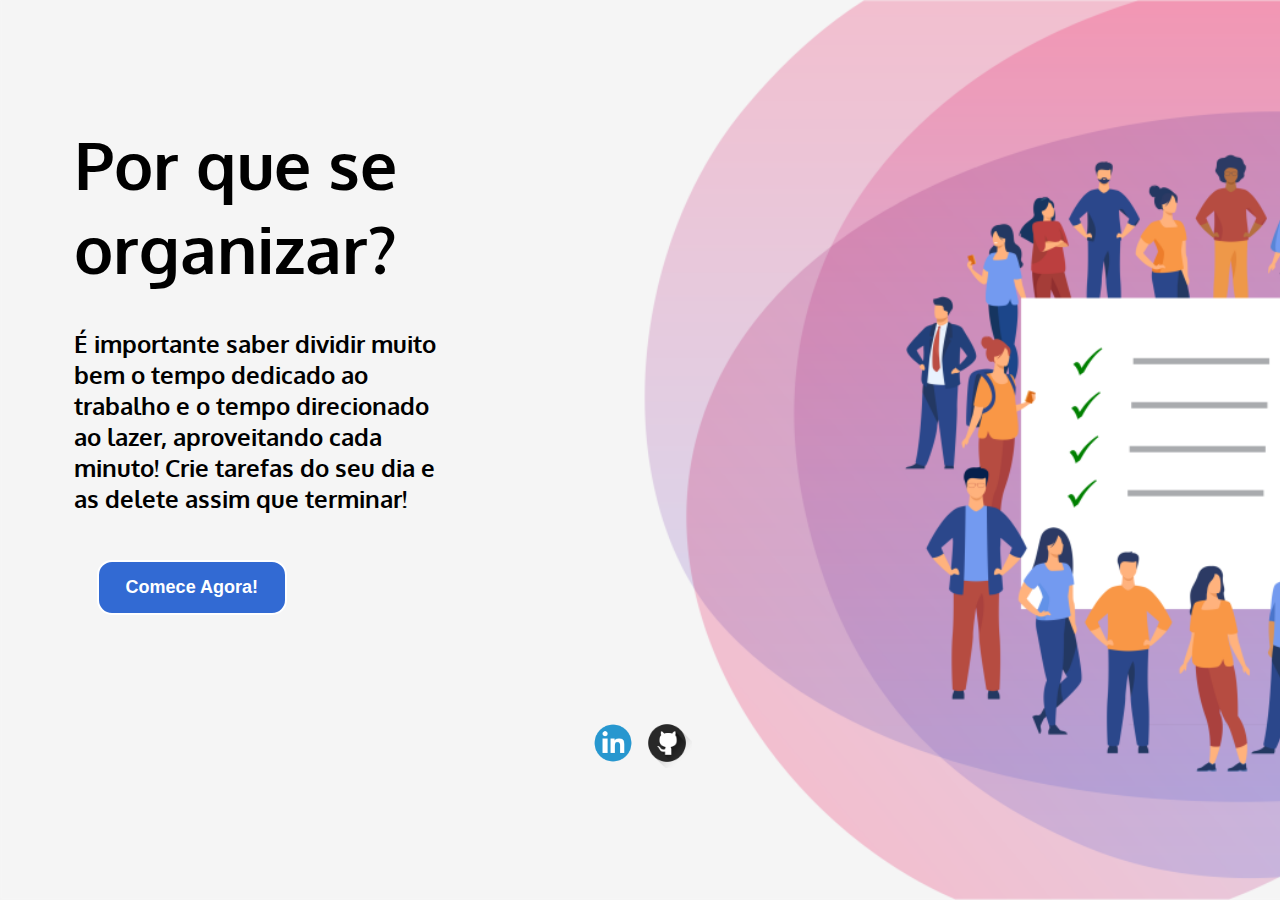
<file: index.html>
<!DOCTYPE html>
<html lang="pt-br">
<head>
    <meta charset="UTF-8">
    <meta http-equiv="X-UA-Compatible" content="IE=edge">
    <meta name="viewport" content="width=device-width, initial-scale=1.0">
    <title>Página Inicial</title>
    <link href="./CSS/style.css"  rel="stylesheet" type="text/css">
    <link href="./Assets/icone.png"  rel="icon" type="image/png">

    <!--Font-->
    <link href="https://fonts.googleapis.com/css2?family=Oxygen&display=swap" rel="stylesheet">

</head>
<body>
    
    <div class="container">
    <header>   <h1 id="title">Por que se organizar?</h1> </header>
              
    <section>
        <h2> É importante saber dividir muito bem o tempo dedicado ao trabalho e o tempo direcionado ao lazer,
            aproveitando cada minuto!
            Crie tarefas do seu dia e as delete assim que terminar!</h2>
    </section>
    
    <section>
    <a href="./page2.html"><button id="start">Comece Agora!</button></a>
    </section>

    </div>


<footer class="social">
    <ul>
        <li><a href="https://www.linkedin.com/in/valber-junior-238217b4/"><img src="./Assets/linekdin.png" type="image/png" alt="logo linekdin" class="icone"></a></li>
        <li><a href="https://github.com/ValberJunior"><img src="./Assets/github.png" type="image/png" alt="logo github" class="icone"></a></li>
     </ul>
    </footer> 
<script src="./Script/script.js"></script>   
</body>
</html>
</file>
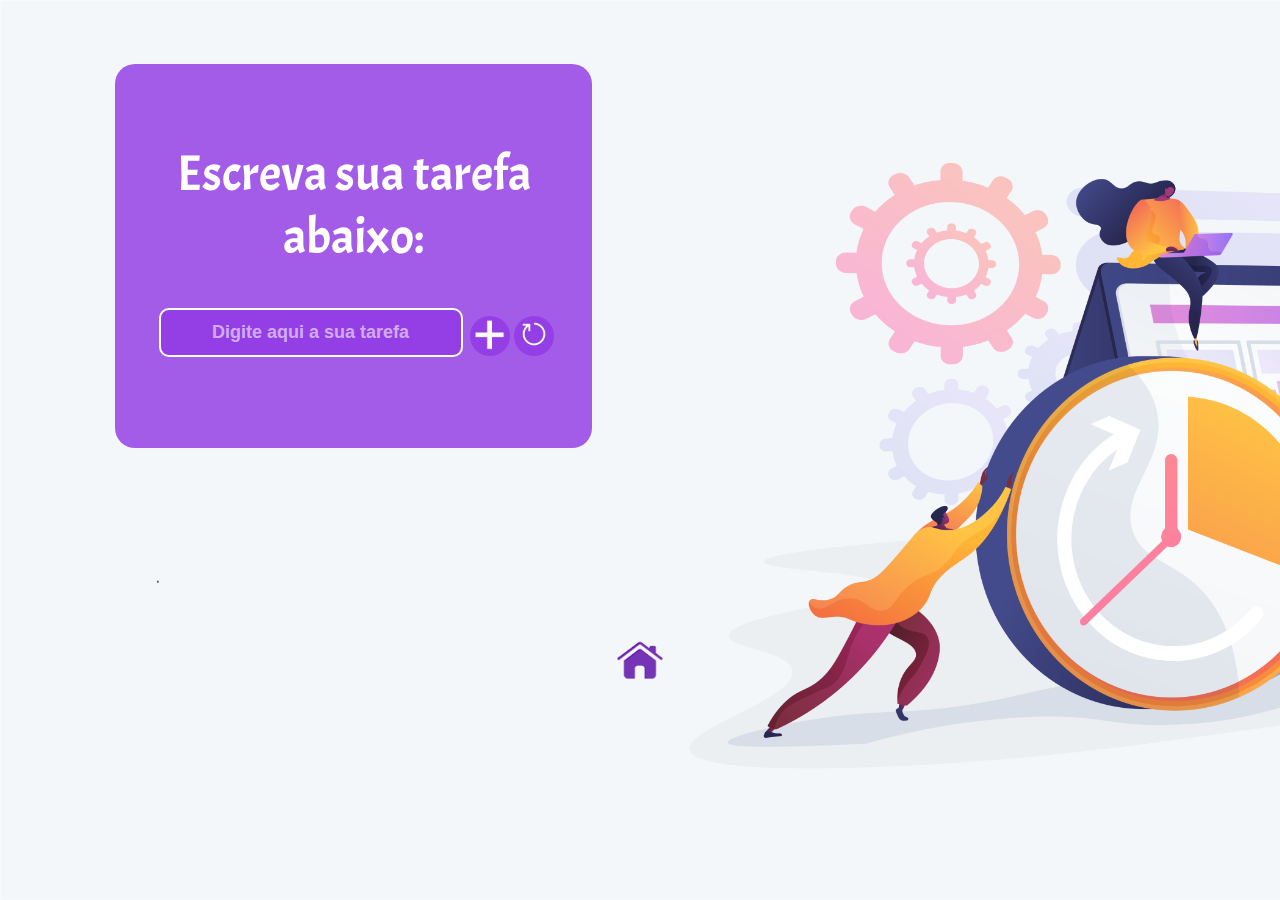
<file: page2.html>
<!DOCTYPE html>
<html lang="pt-br">
<head>
    <meta charset="UTF-8">
    <meta http-equiv="X-UA-Compatible" content="IE=edge">
    <meta name="viewport" content="width=device-width, initial-scale=1.0">
    <title>MY TASKS</title>
    <link href="./CSS/style2.css"  rel="stylesheet" type="text/css">
    <link href="./Assets/icone.png"  rel="icon" type="image/png">
    <!--Font-->
    <link href="https://fonts.googleapis.com/css2?family=Oxygen&display=swap" rel="stylesheet">
    <link href="https://fonts.googleapis.com/css2?family=Acme&display=swap" rel="stylesheet">
</head>
<body>
    <div class="inputContainer">
    <header id="title">Escreva sua tarefa abaixo:</header>

    <section id='sectionInput'>
     <input type="text" placeholder='Digite aqui a sua tarefa' id="input">

       
       <button id="restoure"><img src='./Assets/rest1.png' id='restButton'></button>
        <button id="add"><img src='./Assets/add1.png' id='addButton'></button>
      

    </section>    


    <section>
    <div id="content">
         
     <!--O conteúdo criado ficará aqui-->

    </div>
     <button id="clearAll">Apagar Tudo</button>
    </section>

    </div>
    
    <footer>
        <a href="./index.html"> <button id="home"></button> </a>
    </footer>

    <script src="Script/script2.js"></script>
</body>
</html>
</file>
<file: CSS/style.css>
*{margin:0;
  padding:0;}

body{

    background-color: #F5F5F5;
    max-width: 100%;
    background-image:url("../Assets/background1.png");
    background-size:cover;

    background-attachment: fixed;

    font-family: 'Oxygen', sans-serif;

}

.container{
    max-width: 400px;
    float:left;

    margin-top:8%;
    margin-left:5%;

    padding: 10px;
    padding-top:20px;
    box-sizing: border-box;
}

#title{
    padding-bottom:10%;
    font-size:66px;

    color:#000000;
    cursor: grab; 
}

#start{
    
    width: 50%;

    padding:15px;
    font-size:18px;
    font-weight: bolder;

    border: 2px solid #ffffff;

    border-radius:15px;

    background-color: #215ecfec;
    color:white;
    
    margin-left:6%;
    margin-top:12%;

 cursor: pointer;
   
}

footer{
    max-width: 100%;
    height: 200px;
    clear: both;
    position: relative;
}
ul{
    list-style-type: none;
    list-style-position: inside;

    position:absolute;
    top:60%;
    left:50%;
    transform:translate(-50%, -50%);
}
li{
   display:inline-block;
}
.icone{
    width: 50px;

}
/*Medias queries ------------------*/

@media screen and (max-width: 800px){
    body{
        background-image: url('../Assets/background3.png');
    }
}

@media screen and (max-width: 600px){

    .container{
        max-width: 400px;
           
        margin-top:0;
        margin-left:0;
    
        padding: 10px;
        padding-top:20px;
        padding-bottom:15%;
        box-sizing: border-box;

        position:relative;
        top:50%;
        left:55%;
        transform: translate(-50%, 15%);
    }

    #title{
        
        font-size:8vw;
    
    }

    h2{
        font-size:3vw;
    }

    #start{
    
        width: 40%;
    
        font-size:2vw;       
    }
   
    footer{
        max-width: 100%;
        height: 200px;
        position: relative;
    }
    ul{
        list-style-type: none;
        list-style-position: inside;
    
        position:absolute;
        top:60%;
        left:50%;
        transform:translate(-50%, -50%);

}}

@media screen and (max-width: 500px){

    .container{
        max-width: 60%;

}
}


/* mobile version */   

@media screen and (max-width: 450px){

    body{

        background-image:url("../Assets/mobile.png");
        background-size:cover;
    
        background-attachment:fixed;
    
    }
    
    .container{
        max-width: 300px;
           
    
    
        padding: 10px;
        padding-top:10%;
        padding-bottom:40%;
        box-sizing: border-box;

        position:relative;
        top:50%;
        left:55%;
        transform: translate(-50%, 15%);
    }
    #title{

        font-size:40px;
    }
    
    #start{
        
        width: 50%;
    
        font-size:12px;
    }

    footer{
        max-width: 100%;
        height: 400px;
        clear: both;
        position: relative;
    }
    
    ul{
    
        position:absolute;
        top:75%;
        left:50%;
        transform:translate(-50%, -50%);
    }

    .icone{
        width: 35px;
    
    }

}
</file>
<file: CSS/style2.css>
*{
    margin:0;
    padding:0;
}

body{
    max-width: 100%;
    background-image:url("../Assets/background2.png");
    background-size: cover;
    background-attachment: fixed;

    font-family: 'Oxygen', sans-serif;
}

.inputContainer{
    max-width: 400px;
    overflow: hidden;
    background-color:#892be2c2;

    padding:3%;

    margin-left:9%;
    margin-top:5%;

    border-radius:20px;

    position: relative;
}

#title{
    font-size:50px;
    text-align:center;
    padding:5%;
    padding-bottom:10%;
    padding-top: 10%;

    color:#ffffff;

    font-family: 'Acme', sans-serif;

    cursor: grab;
}

#input{
    width:70%;
    height:25px;
    padding:10px;
    display:inline-block;
    margin:left;
    
    color:white;

    background-color:#892be296;

    border: 2px solid #FFFFFF;
    border-radius:10px;
    
    margin-bottom:8px;
    margin-left:5px;

    font-size:18px;
    font-weight: bolder;
}
::placeholder{
    color:#ffffff94;
    font-size:18px;
    font-weight: bolder;
    padding:5px;
    text-align: center;
}

#add, #restoure {
    width: 40px;
    height:40px;
    margin-left:5%;
    background-color:#892be296;
    border-radius:50%;
    cursor:pointer;
    border:none;
}
#sectionInput{position:relative;}

#add{
    position:absolute;
    top:48%;
    left:79%;
    transform:translate(-50%, -50%);
}
#restoure{
    position:absolute;
    top:48%;
    left:90%;
    transform:translate(-50%, -50%);
}

#addButton{
    max-width: 30px;
}
#restButton{
    max-width:30px;
}


#clearAll{
    max-width: 200px;
    padding:10px;
    border: 2px solid white;
    border-radius:10px;

    font-size:16px;
    font-weight: bolder;
    float:right;

    color:white;
    background-color:#892be296;
    display:none;

    cursor: pointer;
}

.deleteThis{

    width: 40px;
    height:40px;
    
    float:right;
    
    background-color:#892be296;

    border-radius:50%;

    background-image:url('../Assets/trash1.png');
    background-size: cover;

    cursor:pointer;
    border:none;

    margin-top:2px;

}

/*  div Content */

#content{
    max-width: 80%;
    overflow: hidden;
    margin:auto;
    margin-top:3%;
    margin-bottom:3%;

    padding:10px;
}

li{  
    list-style-type: none;
    list-style-position:inside ;

    overflow: hidden;


    color:#ffffff;
    background-color:#892be2b2;


    margin-bottom:10px;

    font-size: 18px;
    font-weight: bolder;

    padding: 10px;
    padding-top:7%;
    padding-left:5%;

    border-radius: 10px;

    cursor: pointer;

}




footer{
    max-width: 100%;
    height: 300px;

    position:relative;
}

#home{
    width:50px;
    height: 50px;
    padding: 10px;
    position:absolute;
    top:70%;
    left:50%;
    transform:translate(-50%, -50%);

    background-Image:url('../Assets/home2.png');
    background-size: cover;

    background-color: #fafafa00;

    
    
    border-radius:50px;
    border:none;

    cursor: pointer;
}

/*  Medias queries        */
@media screen and (max-width: 800px){
body{
    background-image:url('../Assets/background4.png')
}
}

/* Mobile version*/

@media screen and (max-width: 450px){

    body{

        background-color:#996DC9;
        background-image:url("../Assets/mobile2.png");
        background-size: cover;
        background-attachment: fixed;


    }

    header{
        max-width: 100%;
        background-color:#FFFFFF00;

        border-radius:20px;
    }
    
    .inputContainer{
        max-width: 100%;
        overflow: hidden;

        background-color:#FFFFFF00;

        padding:3%;
    
        margin-left:0%;
        margin-top:0%;

        
    
        border-radius:0px;
    
        position: relative;
    }
    
    #title{
        font-size:30px;
        padding:45px;
        margin-bottom:20px;
    }
    
    #input{
        width:60%;

        margin-bottom:8px;
        margin-left:5%;

        background-color: #43045E99;
    
        font-size:16px;
    }
    ::placeholder{
        font-size:16px;
    }
    
    #add{
        position:absolute;
        top:48%;
        left:75%;
        transform:translate(-50%, -50%);
    }
    #restoure{
        position:absolute;
        top:48%;
        left:88%;
        transform:translate(-50%, -50%);
    }
    
    
    footer{
        height: 500px;
    
        position:relative;
    }
    
}
</file>
